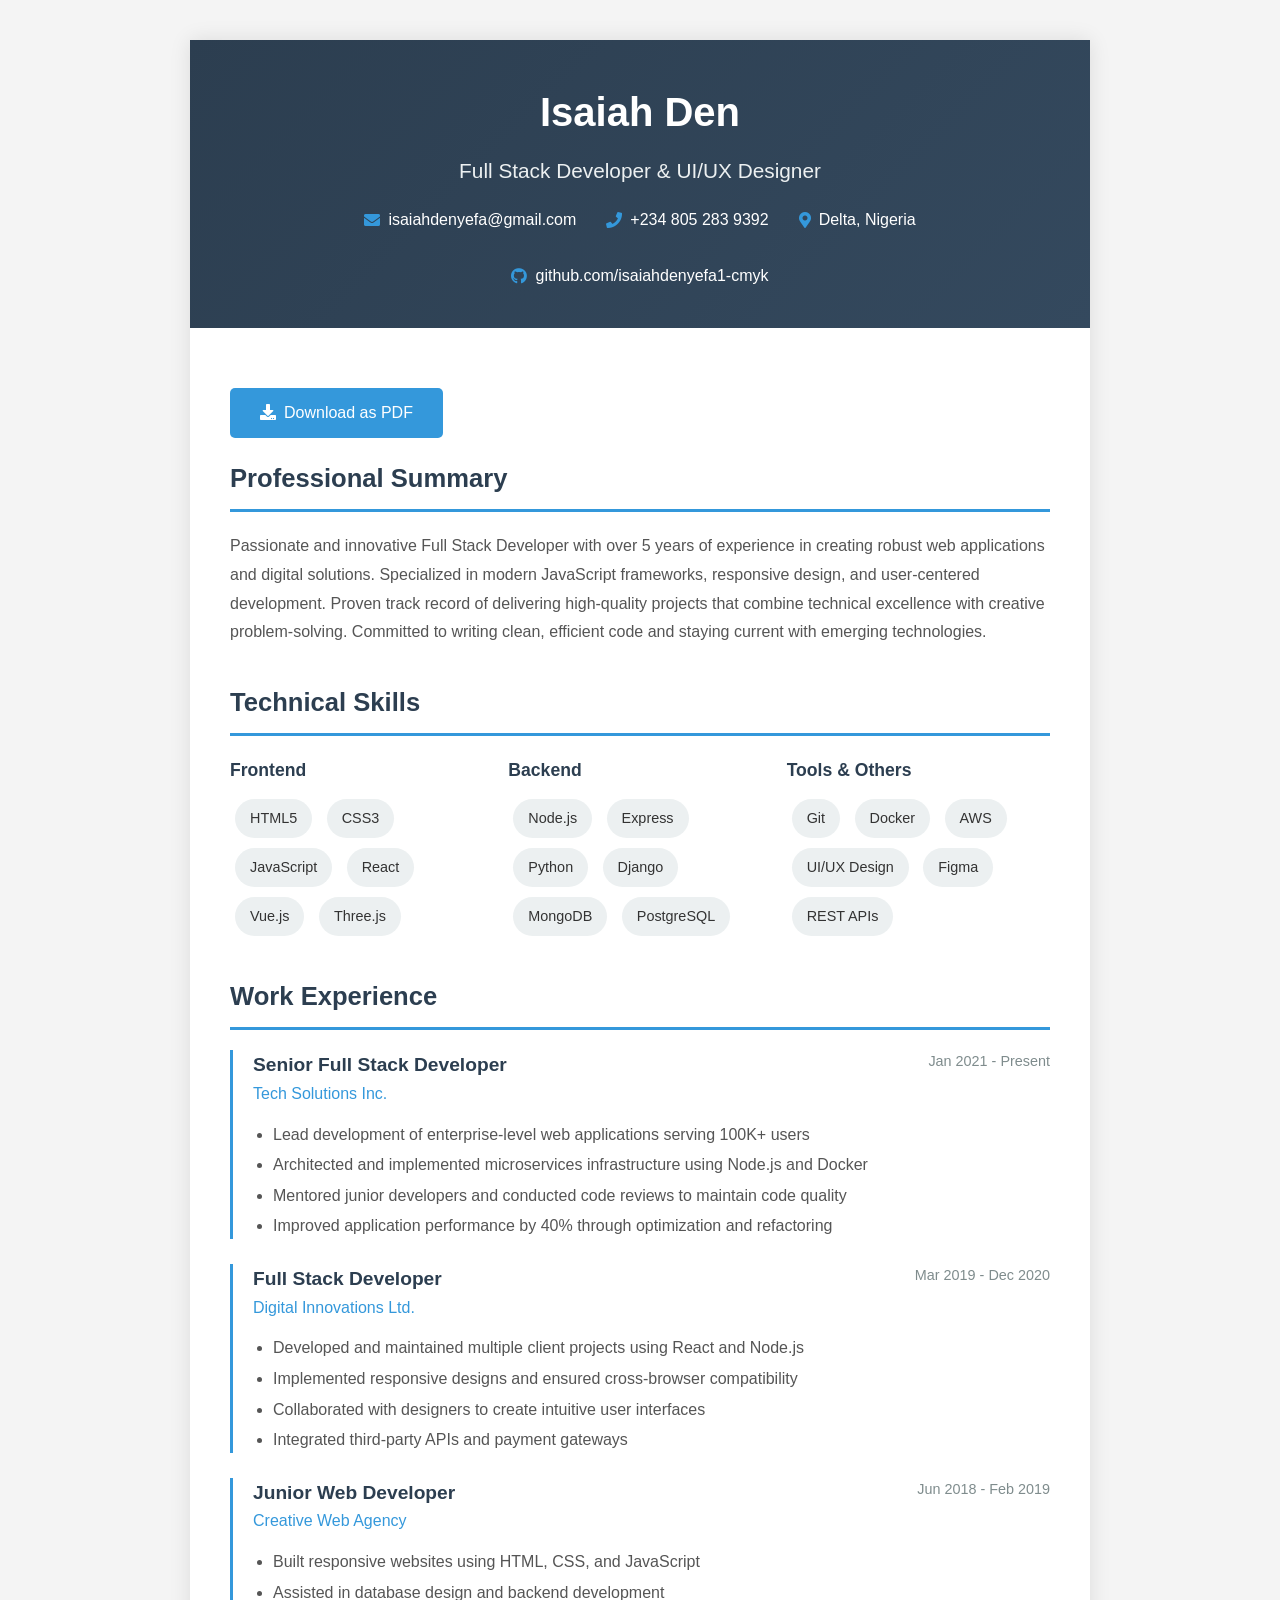
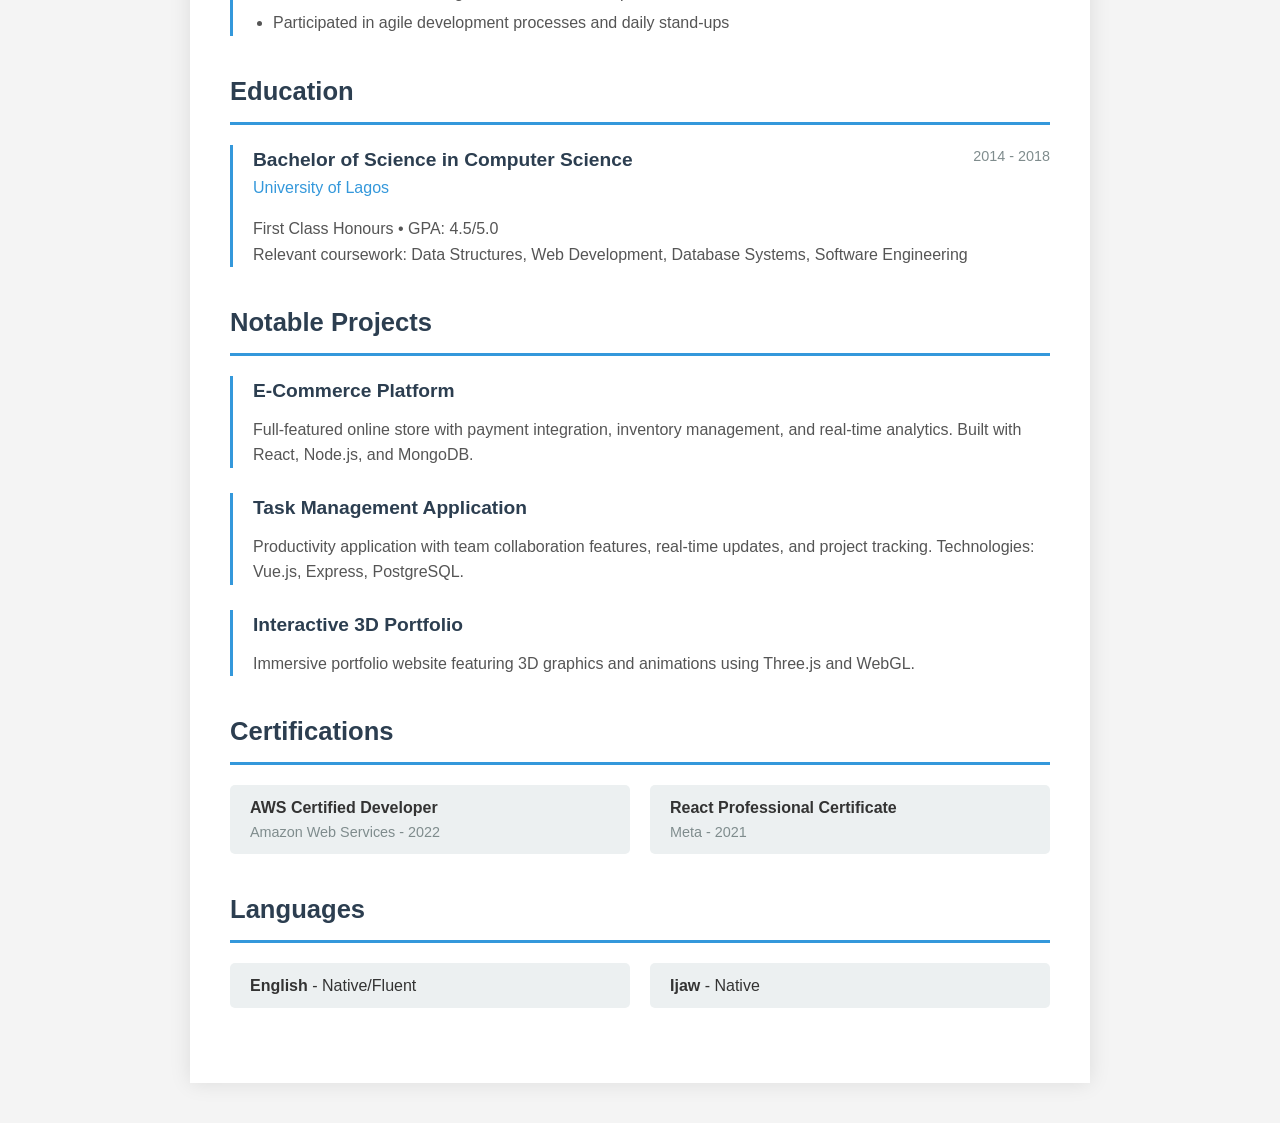
<file: cv.html>
<!DOCTYPE html>
<html lang="en">
<head>
    <meta charset="UTF-8">
    <meta name="viewport" content="width=device-width, initial-scale=1.0">
    <title>Isaiah Den - CV</title>
    <link rel="stylesheet" href="https://cdnjs.cloudflare.com/ajax/libs/font-awesome/5.15.3/css/all.min.css">
    <style>
        * {
            margin: 0;
            padding: 0;
            box-sizing: border-box;
        }

        body {
            font-family: 'Segoe UI', Tahoma, Geneva, Verdana, sans-serif;
            line-height: 1.6;
            color: #333;
            background: #f4f4f4;
        }

        .cv-container {
            max-width: 900px;
            margin: 40px auto;
            background: white;
            box-shadow: 0 0 20px rgba(0,0,0,0.1);
        }

        .cv-header {
            background: linear-gradient(135deg, #2c3e50, #34495e);
            color: white;
            padding: 40px;
            text-align: center;
        }

        .cv-header h1 {
            font-size: 2.5em;
            margin-bottom: 10px;
        }

        .cv-header h2 {
            font-size: 1.3em;
            font-weight: 300;
            margin-bottom: 20px;
            color: #ecf0f1;
        }

        .contact-info {
            display: flex;
            justify-content: center;
            gap: 30px;
            flex-wrap: wrap;
            margin-top: 20px;
        }

        .contact-item {
            display: flex;
            align-items: center;
            gap: 8px;
        }

        .contact-item i {
            color: #3498db;
        }

        .cv-body {
            padding: 40px;
        }

        .cv-section {
            margin-bottom: 35px;
        }

        .section-title {
            font-size: 1.6em;
            color: #2c3e50;
            margin-bottom: 20px;
            padding-bottom: 10px;
            border-bottom: 3px solid #3498db;
        }

        .profile-text {
            color: #555;
            line-height: 1.8;
        }

        .skills-grid {
            display: grid;
            grid-template-columns: repeat(auto-fit, minmax(200px, 1fr));
            gap: 15px;
            margin-top: 15px;
        }

        .skill-category h3 {
            color: #2c3e50;
            font-size: 1.1em;
            margin-bottom: 10px;
        }

        .skill-item {
            background: #ecf0f1;
            padding: 8px 15px;
            border-radius: 20px;
            display: inline-block;
            margin: 5px;
            font-size: 0.9em;
        }

        .experience-item, .education-item {
            margin-bottom: 25px;
            padding-left: 20px;
            border-left: 3px solid #3498db;
        }

        .item-header {
            display: flex;
            justify-content: space-between;
            align-items: flex-start;
            margin-bottom: 10px;
        }

        .item-title {
            font-size: 1.2em;
            color: #2c3e50;
            font-weight: 600;
        }

        .item-subtitle {
            color: #3498db;
            font-weight: 500;
            margin-bottom: 5px;
        }

        .item-date {
            color: #7f8c8d;
            font-size: 0.9em;
            white-space: nowrap;
        }

        .item-description {
            color: #555;
            margin-top: 10px;
        }

        .item-description ul {
            margin-left: 20px;
            margin-top: 8px;
        }

        .item-description li {
            margin-bottom: 5px;
        }

        .download-btn {
            display: inline-block;
            background: #3498db;
            color: white;
            padding: 12px 30px;
            border-radius: 5px;
            text-decoration: none;
            margin: 20px 0;
            transition: background 0.3s;
        }

        .download-btn:hover {
            background: #2980b9;
        }

        .download-btn i {
            margin-right: 8px;
        }

        .languages, .certifications {
            display: flex;
            gap: 20px;
            flex-wrap: wrap;
        }

        .language-item, .cert-item {
            background: #ecf0f1;
            padding: 10px 20px;
            border-radius: 5px;
            flex: 1;
            min-width: 200px;
        }

        @media print {
            body {
                background: white;
            }
            .cv-container {
                box-shadow: none;
                margin: 0;
            }
            .download-btn {
                display: none;
            }
        }

        @media (max-width: 768px) {
            .cv-container {
                margin: 20px;
            }
            .cv-header, .cv-body {
                padding: 20px;
            }
            .cv-header h1 {
                font-size: 1.8em;
            }
            .item-header {
                flex-direction: column;
            }
            .contact-info {
                flex-direction: column;
                gap: 10px;
            }
        }
    </style>
</head>
<body>
    <div class="cv-container">
        <!-- Header -->
        <div class="cv-header">
            <h1>Isaiah Den</h1>
            <h2>Full Stack Developer & UI/UX Designer</h2>
            <div class="contact-info">
                <div class="contact-item">
                    <i class="fas fa-envelope"></i>
                    <span>isaiahdenyefa@gmail.com</span>
                </div>
                <div class="contact-item">
                    <i class="fas fa-phone"></i>
                    <span>+234 805 283 9392</span>
                </div>
                <div class="contact-item">
                    <i class="fas fa-map-marker-alt"></i>
                    <span>Delta, Nigeria</span>
                </div>
                <div class="contact-item">
                    <i class="fab fa-github"></i>
                    <span>github.com/isaiahdenyefa1-cmyk</span>
                </div>
            </div>
        </div>

        <!-- Body -->
        <div class="cv-body">
            <!-- Download Button -->
            <a href="#" class="download-btn" onclick="window.print(); return false;">
                <i class="fas fa-download"></i>Download as PDF
            </a>

            <!-- Professional Summary -->
            <div class="cv-section">
                <h2 class="section-title">Professional Summary</h2>
                <p class="profile-text">
                    Passionate and innovative Full Stack Developer with over 5 years of experience in creating robust web applications and digital solutions. Specialized in modern JavaScript frameworks, responsive design, and user-centered development. Proven track record of delivering high-quality projects that combine technical excellence with creative problem-solving. Committed to writing clean, efficient code and staying current with emerging technologies.
                </p>
            </div>

            <!-- Skills -->
            <div class="cv-section">
                <h2 class="section-title">Technical Skills</h2>
                <div class="skills-grid">
                    <div class="skill-category">
                        <h3>Frontend</h3>
                        <span class="skill-item">HTML5</span>
                        <span class="skill-item">CSS3</span>
                        <span class="skill-item">JavaScript</span>
                        <span class="skill-item">React</span>
                        <span class="skill-item">Vue.js</span>
                        <span class="skill-item">Three.js</span>
                    </div>
                    <div class="skill-category">
                        <h3>Backend</h3>
                        <span class="skill-item">Node.js</span>
                        <span class="skill-item">Express</span>
                        <span class="skill-item">Python</span>
                        <span class="skill-item">Django</span>
                        <span class="skill-item">MongoDB</span>
                        <span class="skill-item">PostgreSQL</span>
                    </div>
                    <div class="skill-category">
                        <h3>Tools & Others</h3>
                        <span class="skill-item">Git</span>
                        <span class="skill-item">Docker</span>
                        <span class="skill-item">AWS</span>
                        <span class="skill-item">UI/UX Design</span>
                        <span class="skill-item">Figma</span>
                        <span class="skill-item">REST APIs</span>
                    </div>
                </div>
            </div>

            <!-- Work Experience -->
            <div class="cv-section">
                <h2 class="section-title">Work Experience</h2>
                
                <div class="experience-item">
                    <div class="item-header">
                        <div>
                            <div class="item-title">Senior Full Stack Developer</div>
                            <div class="item-subtitle">Tech Solutions Inc.</div>
                        </div>
                        <div class="item-date">Jan 2021 - Present</div>
                    </div>
                    <div class="item-description">
                        <ul>
                            <li>Lead development of enterprise-level web applications serving 100K+ users</li>
                            <li>Architected and implemented microservices infrastructure using Node.js and Docker</li>
                            <li>Mentored junior developers and conducted code reviews to maintain code quality</li>
                            <li>Improved application performance by 40% through optimization and refactoring</li>
                        </ul>
                    </div>
                </div>

                <div class="experience-item">
                    <div class="item-header">
                        <div>
                            <div class="item-title">Full Stack Developer</div>
                            <div class="item-subtitle">Digital Innovations Ltd.</div>
                        </div>
                        <div class="item-date">Mar 2019 - Dec 2020</div>
                    </div>
                    <div class="item-description">
                        <ul>
                            <li>Developed and maintained multiple client projects using React and Node.js</li>
                            <li>Implemented responsive designs and ensured cross-browser compatibility</li>
                            <li>Collaborated with designers to create intuitive user interfaces</li>
                            <li>Integrated third-party APIs and payment gateways</li>
                        </ul>
                    </div>
                </div>

                <div class="experience-item">
                    <div class="item-header">
                        <div>
                            <div class="item-title">Junior Web Developer</div>
                            <div class="item-subtitle">Creative Web Agency</div>
                        </div>
                        <div class="item-date">Jun 2018 - Feb 2019</div>
                    </div>
                    <div class="item-description">
                        <ul>
                            <li>Built responsive websites using HTML, CSS, and JavaScript</li>
                            <li>Assisted in database design and backend development</li>
                            <li>Participated in agile development processes and daily stand-ups</li>
                        </ul>
                    </div>
                </div>
            </div>

            <!-- Education -->
            <div class="cv-section">
                <h2 class="section-title">Education</h2>
                
                <div class="education-item">
                    <div class="item-header">
                        <div>
                            <div class="item-title">Bachelor of Science in Computer Science</div>
                            <div class="item-subtitle">University of Lagos</div>
                        </div>
                        <div class="item-date">2014 - 2018</div>
                    </div>
                    <div class="item-description">
                        <p>First Class Honours • GPA: 4.5/5.0</p>
                        <p>Relevant coursework: Data Structures, Web Development, Database Systems, Software Engineering</p>
                    </div>
                </div>
            </div>

            <!-- Projects -->
            <div class="cv-section">
                <h2 class="section-title">Notable Projects</h2>
                
                <div class="experience-item">
                    <div class="item-title">E-Commerce Platform</div>
                    <div class="item-description">
                        <p>Full-featured online store with payment integration, inventory management, and real-time analytics. Built with React, Node.js, and MongoDB.</p>
                    </div>
                </div>

                <div class="experience-item">
                    <div class="item-title">Task Management Application</div>
                    <div class="item-description">
                        <p>Productivity application with team collaboration features, real-time updates, and project tracking. Technologies: Vue.js, Express, PostgreSQL.</p>
                    </div>
                </div>

                <div class="experience-item">
                    <div class="item-title">Interactive 3D Portfolio</div>
                    <div class="item-description">
                        <p>Immersive portfolio website featuring 3D graphics and animations using Three.js and WebGL.</p>
                    </div>
                </div>
            </div>

            <!-- Certifications -->
            <div class="cv-section">
                <h2 class="section-title">Certifications</h2>
                <div class="certifications">
                    <div class="cert-item">
                        <strong>AWS Certified Developer</strong>
                        <div style="color: #7f8c8d; font-size: 0.9em;">Amazon Web Services - 2022</div>
                    </div>
                    <div class="cert-item">
                        <strong>React Professional Certificate</strong>
                        <div style="color: #7f8c8d; font-size: 0.9em;">Meta - 2021</div>
                    </div>
                </div>
            </div>

            <!-- Languages -->
            <div class="cv-section">
                <h2 class="section-title">Languages</h2>
                <div class="languages">
                    <div class="language-item">
                        <strong>English</strong> - Native/Fluent
                    </div>
                    <div class="language-item">
                        <strong>Ijaw</strong> - Native
                    </div>
                </div>
            </div>
        </div>
    </div>
</body>
</html>
</file>
